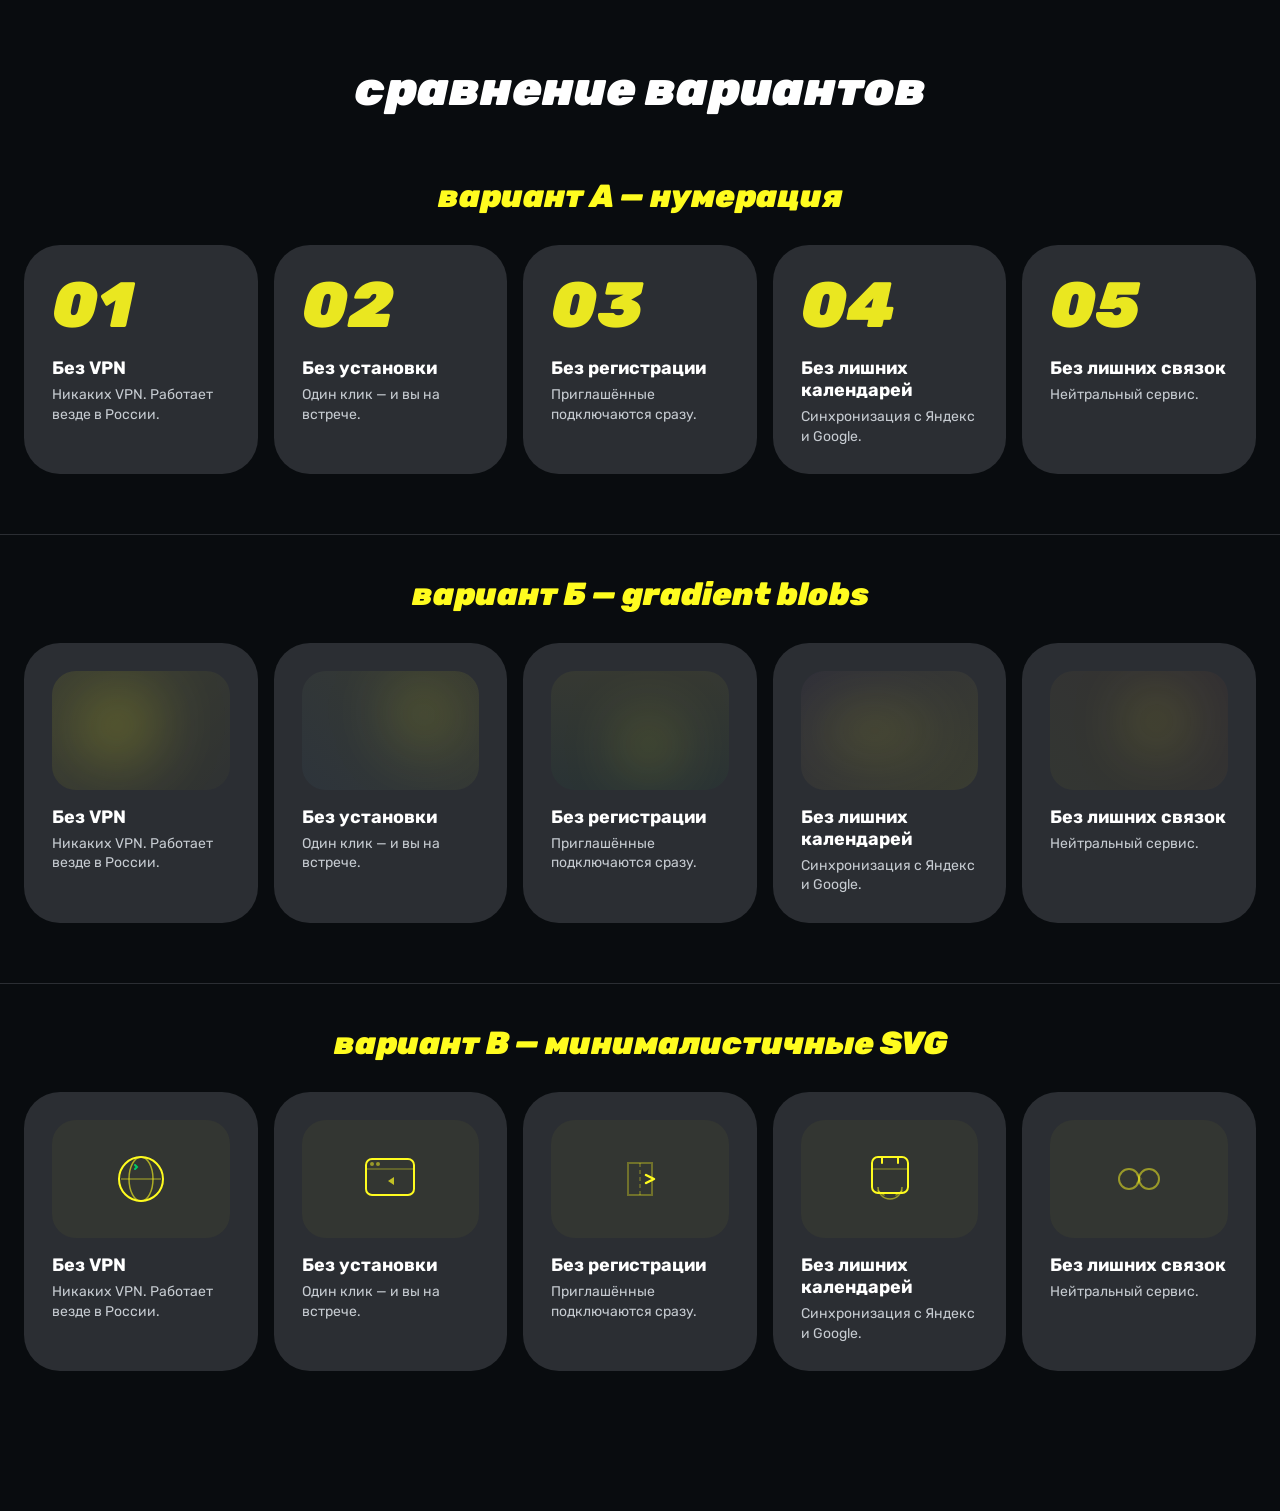
<file: compare.html>
<!DOCTYPE html>
<html lang="ru">
<head>
  <meta charset="UTF-8">
  <meta name="viewport" content="width=device-width, initial-scale=1.0">
  <title>Сравнение вариантов иконок</title>
  <link href="https://fonts.googleapis.com/css2?family=Rubik:ital,wght@0,400;0,700;0,900;1,900&display=swap" rel="stylesheet">
  <style>
    * { margin: 0; padding: 0; box-sizing: border-box; }
    body { font-family: 'Rubik', sans-serif; background: #090C0F; color: #C6CBD1; }
    h1 { font-size: 48px; font-weight: 900; font-style: italic; color: #fff; text-align: center; padding: 60px 20px 20px; }
    h2 { font-size: 32px; font-weight: 900; font-style: italic; color: #FFFC1F; text-align: center; padding: 40px 20px 30px; }
    .grid { display: grid; grid-template-columns: repeat(5, 1fr); gap: 16px; max-width: 1280px; margin: 0 auto; padding: 0 24px 60px; }
    .card { background: #2B2E33; border-radius: 36px; padding: 28px; }
    .card h3 { font-size: 18px; font-weight: 700; color: #fff; margin-bottom: 6px; }
    .card p { font-size: 14px; color: #C6CBD1; line-height: 1.4; }
    .divider { height: 1px; background: #2B2E33; max-width: 1280px; margin: 0 auto; }

    /* === ВАРИАНТ А: Нумерация === */
    .num { font-size: 64px; font-weight: 900; font-style: italic; color: #FFFC1F; line-height: 1; margin-bottom: 20px; opacity: 0.9; }

    /* === ВАРИАНТ Б: Gradient blobs === */
    .blob-wrap { width: 100%; aspect-ratio: 3/2; border-radius: 24px; margin-bottom: 16px; overflow: hidden; position: relative; }
    .blob-wrap::before {
      content: '';
      position: absolute;
      border-radius: 50%;
      filter: blur(30px);
    }
    .blob-1 { background: linear-gradient(135deg, rgba(255,252,31,0.08) 0%, rgba(255,252,31,0.02) 100%); }
    .blob-1::before { width: 80%; height: 80%; top: 10%; left: 10%; background: radial-gradient(circle at 30% 40%, rgba(255,252,31,0.3) 0%, transparent 60%); }

    .blob-2 { background: linear-gradient(225deg, rgba(255,252,31,0.06) 0%, rgba(100,200,255,0.04) 100%); }
    .blob-2::before { width: 60%; height: 90%; top: 5%; right: 10%; background: radial-gradient(circle at 70% 30%, rgba(255,252,31,0.25) 0%, transparent 55%); }

    .blob-3 { background: linear-gradient(180deg, rgba(255,252,31,0.05) 0%, rgba(0,200,100,0.03) 100%); }
    .blob-3::before { width: 70%; height: 70%; bottom: 10%; left: 20%; background: radial-gradient(circle at 50% 60%, rgba(255,252,31,0.3) 0%, transparent 50%); }

    .blob-4 { background: linear-gradient(315deg, rgba(255,252,31,0.07) 0%, rgba(200,100,255,0.03) 100%); }
    .blob-4::before { width: 90%; height: 60%; top: 20%; left: 5%; background: radial-gradient(ellipse at 40% 50%, rgba(255,252,31,0.25) 0%, transparent 60%); }

    .blob-5 { background: linear-gradient(45deg, rgba(255,252,31,0.04) 0%, rgba(255,100,50,0.04) 100%); }
    .blob-5::before { width: 50%; height: 80%; top: 10%; right: 20%; background: radial-gradient(circle at 60% 40%, rgba(255,252,31,0.3) 0%, transparent 50%); }

    /* === ВАРИАНТ В: Clean SVG === */
    .svg-wrap { width: 100%; aspect-ratio: 3/2; border-radius: 24px; margin-bottom: 16px; background: rgba(255,252,31,0.04); display: flex; align-items: center; justify-content: center; }
    .svg-wrap svg { width: 64px; height: 64px; }
  </style>
</head>
<body>

<h1>сравнение вариантов</h1>

<!-- ВАРИАНТ А -->
<h2>вариант А — нумерация</h2>
<div class="grid">
  <div class="card"><div class="num">01</div><h3>Без VPN</h3><p>Никаких VPN. Работает везде в России.</p></div>
  <div class="card"><div class="num">02</div><h3>Без установки</h3><p>Один клик — и вы на встрече.</p></div>
  <div class="card"><div class="num">03</div><h3>Без регистрации</h3><p>Приглашённые подключаются сразу.</p></div>
  <div class="card"><div class="num">04</div><h3>Без лишних календарей</h3><p>Синхронизация с Яндекс и Google.</p></div>
  <div class="card"><div class="num">05</div><h3>Без лишних связок</h3><p>Нейтральный сервис.</p></div>
</div>

<div class="divider"></div>

<!-- ВАРИАНТ Б -->
<h2>вариант Б — gradient blobs</h2>
<div class="grid">
  <div class="card"><div class="blob-wrap blob-1"></div><h3>Без VPN</h3><p>Никаких VPN. Работает везде в России.</p></div>
  <div class="card"><div class="blob-wrap blob-2"></div><h3>Без установки</h3><p>Один клик — и вы на встрече.</p></div>
  <div class="card"><div class="blob-wrap blob-3"></div><h3>Без регистрации</h3><p>Приглашённые подключаются сразу.</p></div>
  <div class="card"><div class="blob-wrap blob-4"></div><h3>Без лишних календарей</h3><p>Синхронизация с Яндекс и Google.</p></div>
  <div class="card"><div class="blob-wrap blob-5"></div><h3>Без лишних связок</h3><p>Нейтральный сервис.</p></div>
</div>

<div class="divider"></div>

<!-- ВАРИАНТ В: SVG -->
<h2>вариант В — минималистичные SVG</h2>
<div class="grid">
  <div class="card">
    <div class="svg-wrap">
      <svg viewBox="0 0 64 64" fill="none"><circle cx="32" cy="32" r="22" stroke="#FFFC1F" stroke-width="2"/><path d="M12 32h40" stroke="#FFFC1F" stroke-width="1.5" opacity="0.4"/><ellipse cx="32" cy="32" rx="12" ry="22" stroke="#FFFC1F" stroke-width="1.5" opacity="0.6"/><path d="M26 18l2 2-2 2" stroke="#00CC66" stroke-width="2" stroke-linecap="round"/></svg>
    </div>
    <h3>Без VPN</h3><p>Никаких VPN. Работает везде в России.</p>
  </div>
  <div class="card">
    <div class="svg-wrap">
      <svg viewBox="0 0 64 64" fill="none"><rect x="8" y="12" width="48" height="36" rx="6" stroke="#FFFC1F" stroke-width="2"/><path d="M8 22h48" stroke="#FFFC1F" stroke-width="1.5" opacity="0.3"/><circle cx="14" cy="17" r="2" fill="#FFFC1F" opacity="0.5"/><circle cx="20" cy="17" r="2" fill="#FFFC1F" opacity="0.5"/><path d="M30 34l6-4v8z" fill="#FFFC1F" opacity="0.7"/></svg>
    </div>
    <h3>Без установки</h3><p>Один клик — и вы на встрече.</p>
  </div>
  <div class="card">
    <div class="svg-wrap">
      <svg viewBox="0 0 64 64" fill="none"><path d="M20 16h24v32H20z" stroke="#FFFC1F" stroke-width="2" rx="4" opacity="0.3"/><path d="M32 16v32" stroke="#FFFC1F" stroke-width="1.5" stroke-dasharray="4 3" opacity="0.3"/><path d="M38 28l8 4-8 4" stroke="#FFFC1F" stroke-width="2.5" stroke-linecap="round" stroke-linejoin="round"/></svg>
    </div>
    <h3>Без регистрации</h3><p>Приглашённые подключаются сразу.</p>
  </div>
  <div class="card">
    <div class="svg-wrap">
      <svg viewBox="0 0 64 64" fill="none"><rect x="14" y="10" width="36" height="36" rx="6" stroke="#FFFC1F" stroke-width="2"/><path d="M14 22h36" stroke="#FFFC1F" stroke-width="1.5" opacity="0.3"/><path d="M24 10v6M40 10v6" stroke="#FFFC1F" stroke-width="2" stroke-linecap="round"/><path d="M44 40a12 12 0 01-24 0" stroke="#FFFC1F" stroke-width="1.5" opacity="0.5"/><path d="M38 48l6-4M26 48l-6-4" stroke="#FFFC1F" stroke-width="1.5" stroke-linecap="round" opacity="0.5"/></svg>
    </div>
    <h3>Без лишних календарей</h3><p>Синхронизация с Яндекс и Google.</p>
  </div>
  <div class="card">
    <div class="svg-wrap">
      <svg viewBox="0 0 64 64" fill="none"><circle cx="22" cy="32" r="10" stroke="#FFFC1F" stroke-width="2" opacity="0.5"/><circle cx="42" cy="32" r="10" stroke="#FFFC1F" stroke-width="2" opacity="0.5"/><path d="M30 28l4 4-4 4" stroke="#FFFC1F" stroke-width="2" stroke-linecap="round" opacity="0.2"/></svg>
    </div>
    <h3>Без лишних связок</h3><p>Нейтральный сервис.</p>
  </div>
</div>

<div style="height: 80px;"></div>
</body>
</html>
</file>
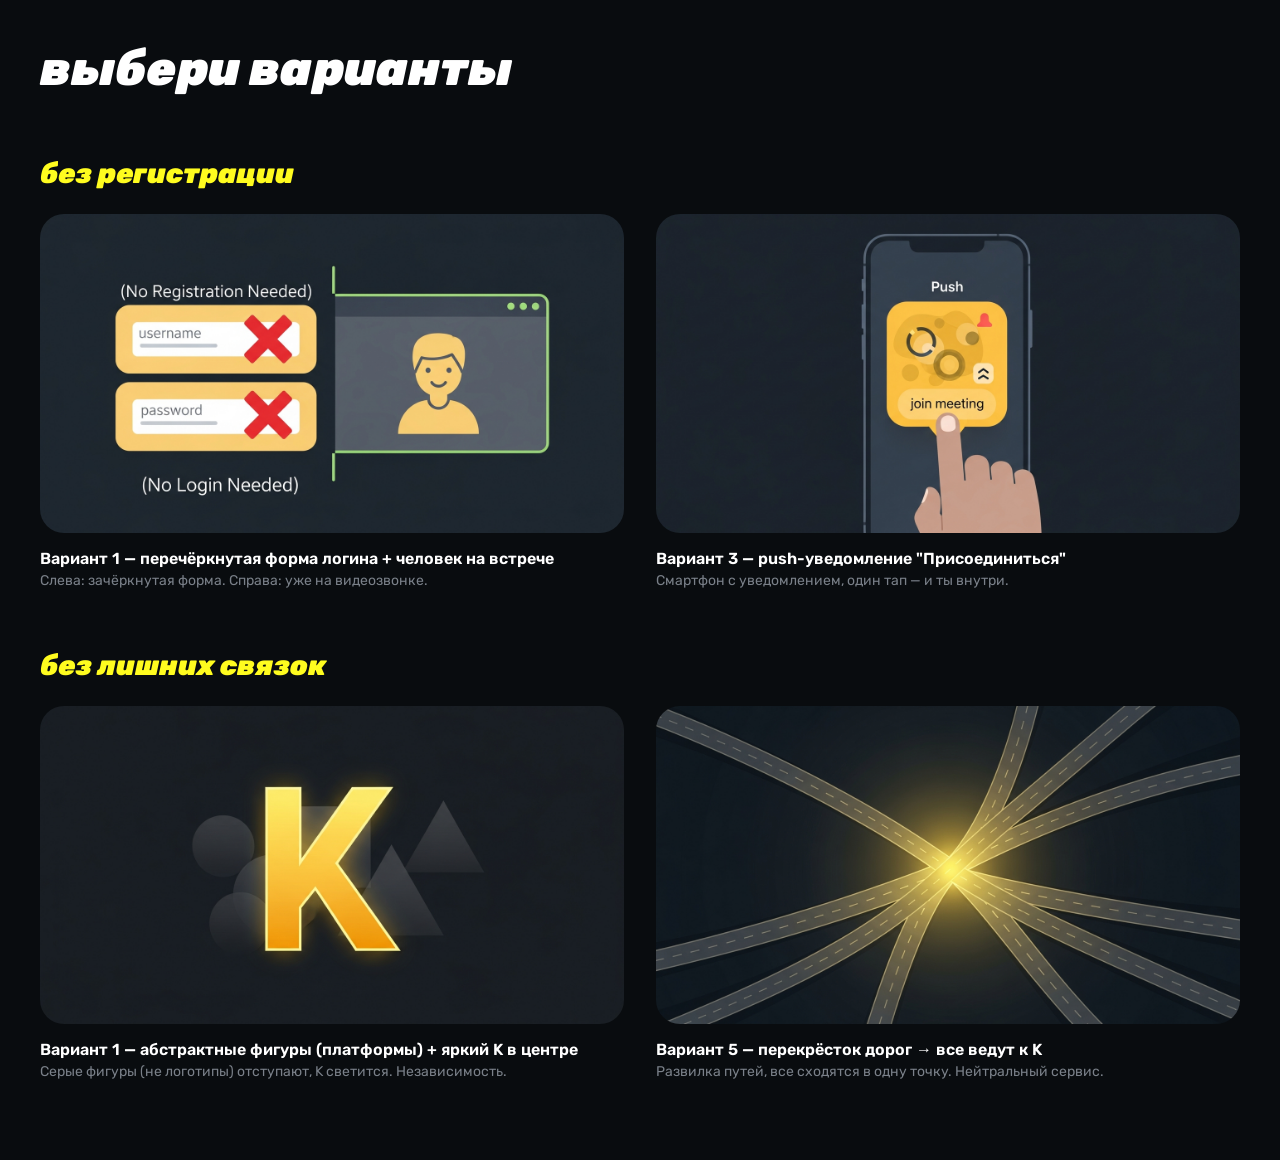
<file: compare2.html>
<!DOCTYPE html>
<html lang="ru">
<head>
  <meta charset="UTF-8">
  <meta name="viewport" content="width=device-width, initial-scale=1.0">
  <title>Варианты иллюстраций</title>
  <link href="https://fonts.googleapis.com/css2?family=Rubik:ital,wght@0,400;0,700;0,900;1,900&display=swap" rel="stylesheet">
  <style>
    * { margin: 0; padding: 0; box-sizing: border-box; }
    body { font-family: 'Rubik', sans-serif; background: #090C0F; color: #C6CBD1; padding: 40px; }
    h1 { font-size: 48px; font-weight: 900; font-style: italic; color: #fff; margin-bottom: 60px; }
    h2 { font-size: 28px; font-weight: 900; font-style: italic; color: #FFFC1F; margin: 60px 0 24px; }
    .row { display: flex; gap: 32px; margin-bottom: 40px; }
    .variant { flex: 1; }
    .variant img { width: 100%; border-radius: 24px; margin-bottom: 12px; }
    .label { font-size: 16px; font-weight: 600; color: #fff; margin-bottom: 4px; }
    .desc { font-size: 14px; color: #7A8089; }
  </style>
</head>
<body>

<h1>выбери варианты</h1>

<h2>без регистрации</h2>
<div class="row">
  <div class="variant">
    <img src="assets/noreg-v1.png" alt="Вариант 1">
    <p class="label">Вариант 1 — перечёркнутая форма логина + человек на встрече</p>
    <p class="desc">Слева: зачёркнутая форма. Справа: уже на видеозвонке.</p>
  </div>
  <div class="variant">
    <img src="assets/noreg-v3.png" alt="Вариант 3">
    <p class="label">Вариант 3 — push-уведомление "Присоединиться"</p>
    <p class="desc">Смартфон с уведомлением, один тап — и ты внутри.</p>
  </div>
</div>

<h2>без лишних связок</h2>
<div class="row">
  <div class="variant">
    <img src="assets/links-v1.png" alt="Вариант 1">
    <p class="label">Вариант 1 — абстрактные фигуры (платформы) + яркий K в центре</p>
    <p class="desc">Серые фигуры (не логотипы) отступают, K светится. Независимость.</p>
  </div>
  <div class="variant">
    <img src="assets/links-v5.png" alt="Вариант 5">
    <p class="label">Вариант 5 — перекрёсток дорог → все ведут к K</p>
    <p class="desc">Развилка путей, все сходятся в одну точку. Нейтральный сервис.</p>
  </div>
</div>

</body>
</html>
</file>
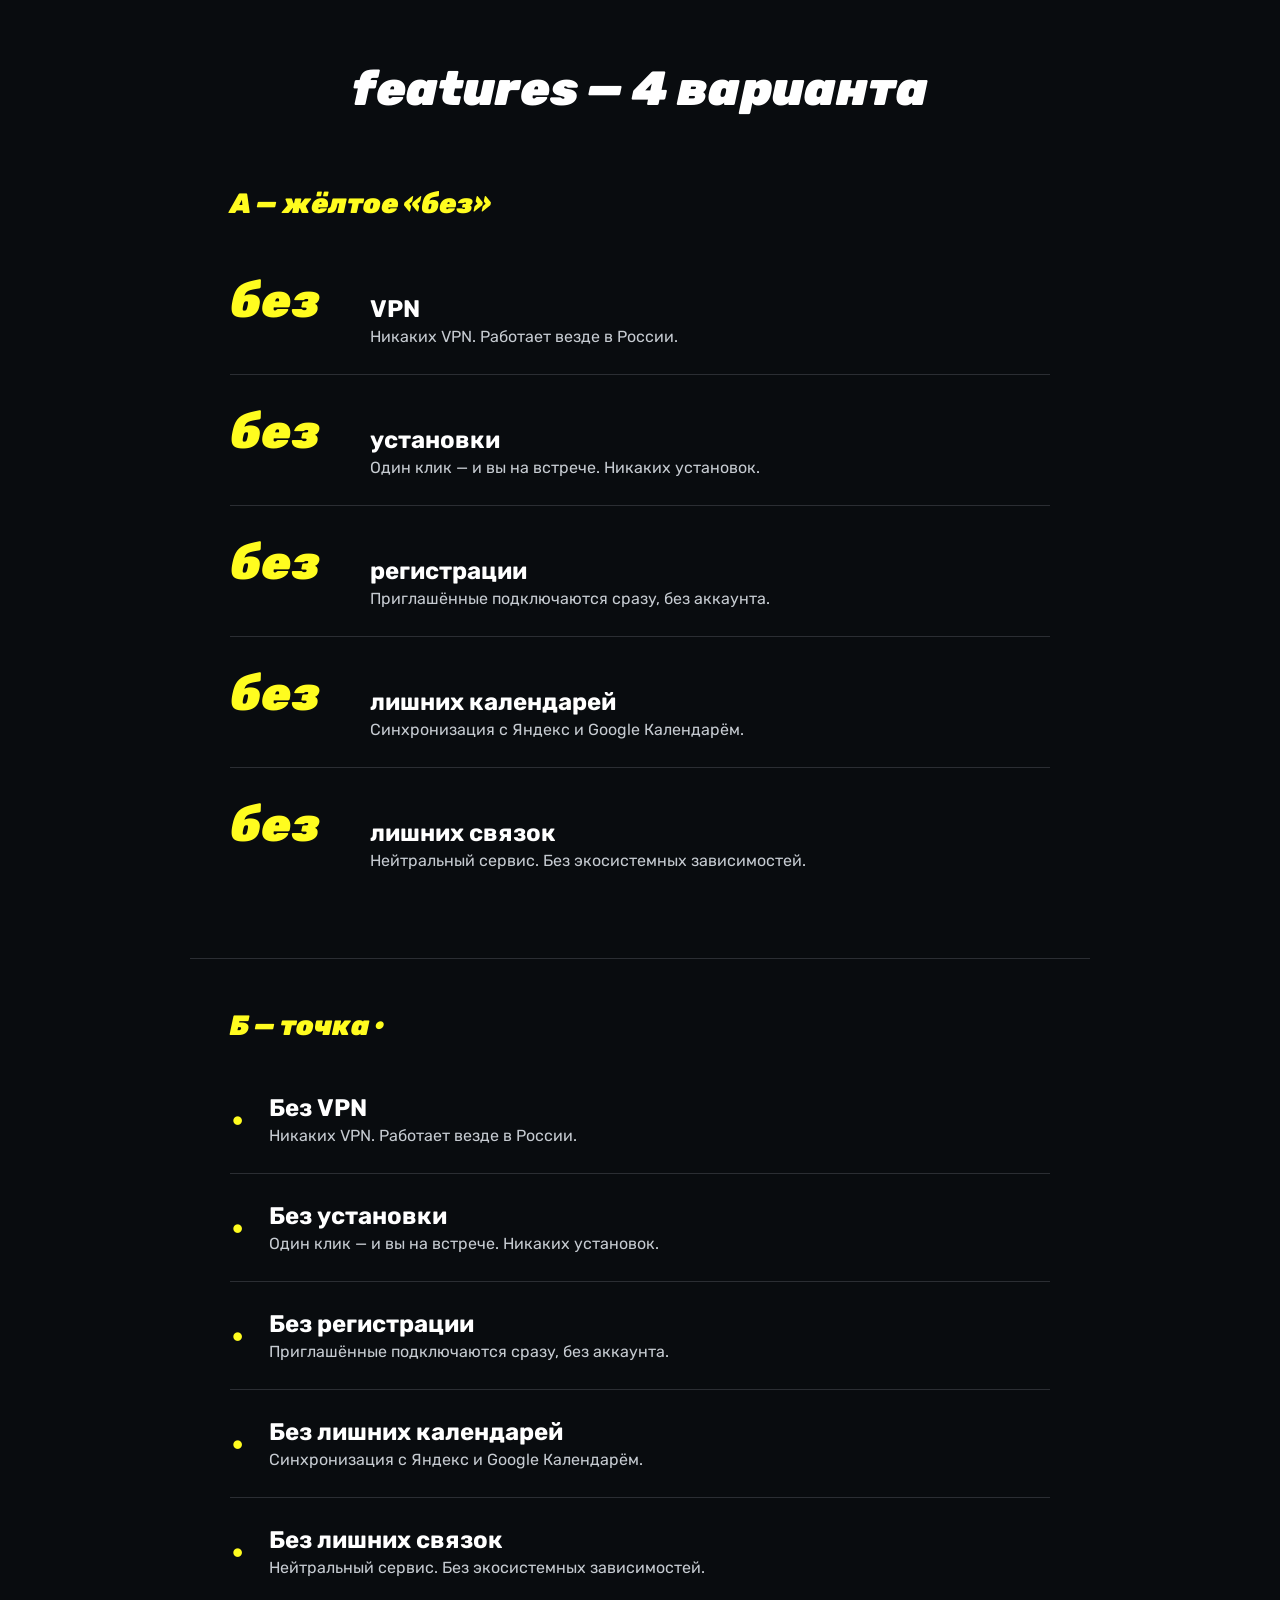
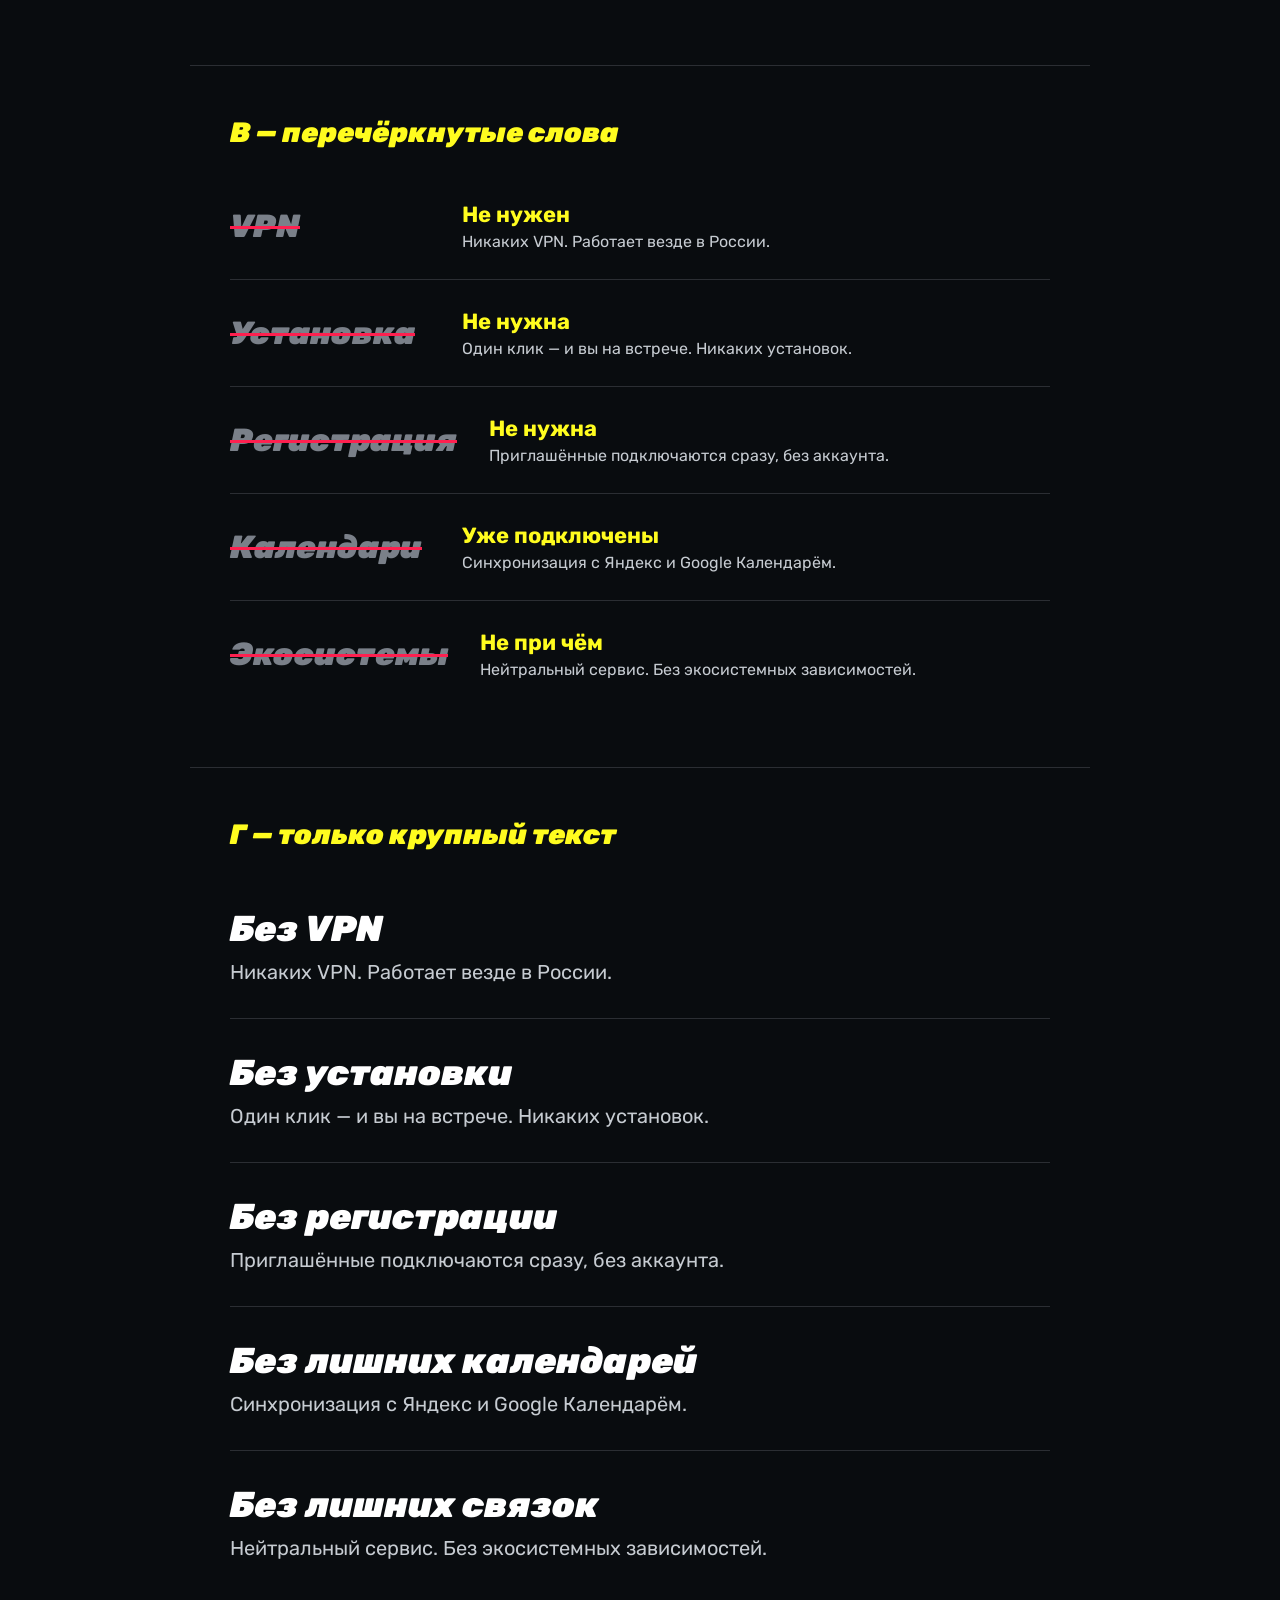
<file: compare3.html>
<!DOCTYPE html>
<html lang="ru">
<head>
  <meta charset="UTF-8">
  <meta name="viewport" content="width=device-width, initial-scale=1.0">
  <title>Features — 4 варианта</title>
  <link href="https://fonts.googleapis.com/css2?family=Rubik:ital,wght@0,400;0,700;0,900;1,900&display=swap" rel="stylesheet">
  <style>
    * { margin: 0; padding: 0; box-sizing: border-box; }
    body { font-family: 'Rubik', sans-serif; background: #090C0F; color: #C6CBD1; }
    h1 { font-size: 48px; font-weight: 900; font-style: italic; color: #fff; text-align: center; padding: 60px 20px 20px; }
    h2 { font-size: 28px; font-weight: 900; font-style: italic; color: #FFFC1F; padding: 50px 40px 24px; max-width: 900px; margin: 0 auto; }
    .block { max-width: 900px; margin: 0 auto; padding: 0 40px 60px; }
    .divider { height: 1px; background: #2B2E33; max-width: 900px; margin: 0 auto; }

    /* === А: Жёлтое "Без" === */
    .a-row { display: flex; align-items: baseline; gap: 20px; padding: 28px 0; border-bottom: 1px solid #2B2E33; }
    .a-row:last-child { border-bottom: none; }
    .a-keyword { font-size: 48px; font-weight: 900; font-style: italic; color: #FFFC1F; flex-shrink: 0; min-width: 120px; }
    .a-content h3 { font-size: 24px; font-weight: 700; color: #fff; margin-bottom: 4px; }
    .a-content p { font-size: 16px; color: #C6CBD1; }

    /* === Б: Точка • === */
    .b-row { display: flex; align-items: center; gap: 24px; padding: 28px 0; border-bottom: 1px solid #2B2E33; }
    .b-row:last-child { border-bottom: none; }
    .b-dot { font-size: 40px; color: #FFFC1F; flex-shrink: 0; line-height: 1; }
    .b-content h3 { font-size: 24px; font-weight: 700; color: #fff; margin-bottom: 4px; }
    .b-content p { font-size: 16px; color: #C6CBD1; }

    /* === В: Перечёркнутые === */
    .c-row { display: flex; align-items: center; gap: 32px; padding: 28px 0; border-bottom: 1px solid #2B2E33; }
    .c-row:last-child { border-bottom: none; }
    .c-struck { font-size: 32px; font-weight: 900; font-style: italic; color: #7A8089; text-decoration: line-through; text-decoration-color: #FE204F; text-decoration-thickness: 3px; flex-shrink: 0; min-width: 200px; }
    .c-content h3 { font-size: 22px; font-weight: 700; color: #FFFC1F; margin-bottom: 4px; }
    .c-content p { font-size: 16px; color: #C6CBD1; }

    /* === Г: Только крупный текст === */
    .d-row { padding: 32px 0; border-bottom: 1px solid #2B2E33; }
    .d-row:last-child { border-bottom: none; }
    .d-row h3 { font-size: 36px; font-weight: 900; font-style: italic; color: #fff; margin-bottom: 8px; }
    .d-row p { font-size: 20px; color: #C6CBD1; line-height: 1.4; }
  </style>
</head>
<body>

<h1>features — 4 варианта</h1>

<!-- А -->
<h2>А — жёлтое «без»</h2>
<div class="block">
  <div class="a-row"><span class="a-keyword">без</span><div class="a-content"><h3>VPN</h3><p>Никаких VPN. Работает везде в России.</p></div></div>
  <div class="a-row"><span class="a-keyword">без</span><div class="a-content"><h3>установки</h3><p>Один клик — и вы на встрече. Никаких установок.</p></div></div>
  <div class="a-row"><span class="a-keyword">без</span><div class="a-content"><h3>регистрации</h3><p>Приглашённые подключаются сразу, без аккаунта.</p></div></div>
  <div class="a-row"><span class="a-keyword">без</span><div class="a-content"><h3>лишних календарей</h3><p>Синхронизация с Яндекс и Google Календарём.</p></div></div>
  <div class="a-row"><span class="a-keyword">без</span><div class="a-content"><h3>лишних связок</h3><p>Нейтральный сервис. Без экосистемных зависимостей.</p></div></div>
</div>

<div class="divider"></div>

<!-- Б -->
<h2>Б — точка •</h2>
<div class="block">
  <div class="b-row"><span class="b-dot">•</span><div class="b-content"><h3>Без VPN</h3><p>Никаких VPN. Работает везде в России.</p></div></div>
  <div class="b-row"><span class="b-dot">•</span><div class="b-content"><h3>Без установки</h3><p>Один клик — и вы на встрече. Никаких установок.</p></div></div>
  <div class="b-row"><span class="b-dot">•</span><div class="b-content"><h3>Без регистрации</h3><p>Приглашённые подключаются сразу, без аккаунта.</p></div></div>
  <div class="b-row"><span class="b-dot">•</span><div class="b-content"><h3>Без лишних календарей</h3><p>Синхронизация с Яндекс и Google Календарём.</p></div></div>
  <div class="b-row"><span class="b-dot">•</span><div class="b-content"><h3>Без лишних связок</h3><p>Нейтральный сервис. Без экосистемных зависимостей.</p></div></div>
</div>

<div class="divider"></div>

<!-- В -->
<h2>В — перечёркнутые слова</h2>
<div class="block">
  <div class="c-row"><span class="c-struck">VPN</span><div class="c-content"><h3>Не нужен</h3><p>Никаких VPN. Работает везде в России.</p></div></div>
  <div class="c-row"><span class="c-struck">Установка</span><div class="c-content"><h3>Не нужна</h3><p>Один клик — и вы на встрече. Никаких установок.</p></div></div>
  <div class="c-row"><span class="c-struck">Регистрация</span><div class="c-content"><h3>Не нужна</h3><p>Приглашённые подключаются сразу, без аккаунта.</p></div></div>
  <div class="c-row"><span class="c-struck">Календари</span><div class="c-content"><h3>Уже подключены</h3><p>Синхронизация с Яндекс и Google Календарём.</p></div></div>
  <div class="c-row"><span class="c-struck">Экосистемы</span><div class="c-content"><h3>Не при чём</h3><p>Нейтральный сервис. Без экосистемных зависимостей.</p></div></div>
</div>

<div class="divider"></div>

<!-- Г -->
<h2>Г — только крупный текст</h2>
<div class="block">
  <div class="d-row"><h3>Без VPN</h3><p>Никаких VPN. Работает везде в России.</p></div>
  <div class="d-row"><h3>Без установки</h3><p>Один клик — и вы на встрече. Никаких установок.</p></div>
  <div class="d-row"><h3>Без регистрации</h3><p>Приглашённые подключаются сразу, без аккаунта.</p></div>
  <div class="d-row"><h3>Без лишних календарей</h3><p>Синхронизация с Яндекс и Google Календарём.</p></div>
  <div class="d-row"><h3>Без лишних связок</h3><p>Нейтральный сервис. Без экосистемных зависимостей.</p></div>
</div>

<div style="height: 80px;"></div>
</body>
</html>
</file>
